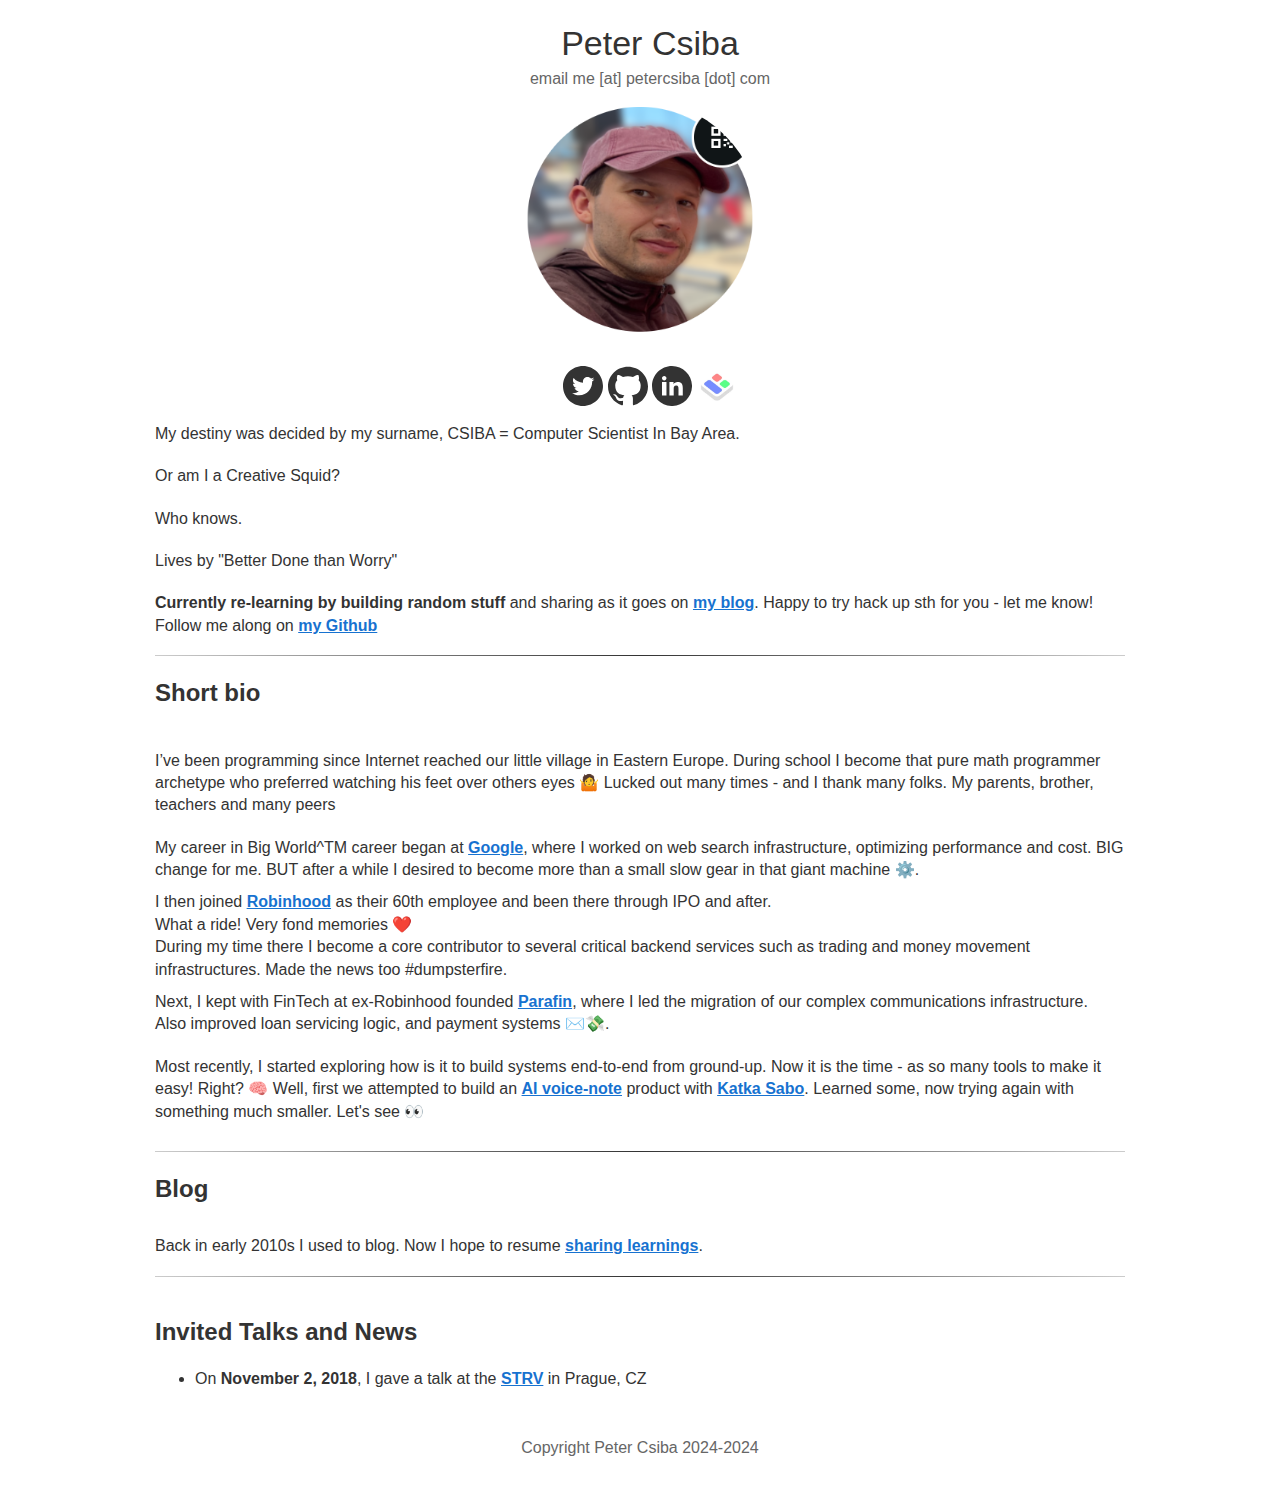
<file: index.html>
<!-- Most of this shamelessly copied from https://thomwolf.io/ -->

<!-- Use latest doctype to prevent quirks mode -->
<!DOCTYPE html>
<html lang="en">
<head>
    <title>Peter Csiba</title>

    <meta http-equiv="Content-Type" content="text/html; charset=UTF-8">
    <meta http-equiv="Content-Security-Policy" content="
        default-src 'self';
        script-src 'self' 'unsafe-inline' https://www.googletagmanager.com https://www.google-analytics.com;
        style-src 'self' 'unsafe-inline';
        img-src 'self' data: https://www.googletagmanager.com https://www.google-analytics.com;
        connect-src 'self' https://www.google-analytics.com;
        frame-src 'self' https://www.googletagmanager.com;
    ">

    <!-- SEO stuff -->
    <meta name="description" content="Peter Csiba's portfolio and blog. Software engineer with a background in search, trading, and FinTech. Sharing insights, career journey, and current projects, including blogs, public speaking, and recent endeavors.">
    <meta name="keywords" content="Peter Csiba, software engineer, Google, Robinhood, FinTech, blog, portfolio, programming, backend development">
    <script type="application/ld+json">
    {
      "@context": "https://schema.org",
      "@type": "Person",
      "name": "Peter Csiba",
      "jobTitle": "Software Engineer",
      "url": "https://www.petercsiba.com",
      "sameAs": [
        "https://github.com/petercsiba",
        "https://blog.petercsiba.com"
      ]
    }
    </script>

    <!-- Google tag (gtag.js) -->
    <!-- TODO: I might need consent for European customers -->
    <script defer src="https://www.googletagmanager.com/gtag/js?id=G-9Z18G2G6P0" type="text/javascript" ></script>
    <script defer type="text/javascript" >
      window.dataLayer = window.dataLayer || [];
      function gtag(){dataLayer.push(arguments);}
      gtag('js', new Date());

      gtag('config', 'G-9Z18G2G6P0');
    </script>


    <meta name="viewport" content="width=800">
    <link rel="stylesheet" type="text/css" href="style.css">

    <link rel="icon" type="image/webp" sizes="48x48" href="/images/favicon-48x48.webp">
    <link rel="icon" type="image/webp" sizes="32x32" href="/images/favicon-32x32.webp">
    <link rel="icon" type="image/webp" sizes="16x16" href="/images/favicon-16x16.webp">
    <link rel="icon" type="image/x-icon" href="/images/favicon.ico">

</head>

<body>
    <div class="container">
        <div class="top-row">
            <div class="ddesc">
                <h1>Peter Csiba</h1>
                <span class="email">email me [at] petercsiba [dot] com</span>
            </div>
        </div>
        <div class="top-row">
            <div id="dpic">
                <img src="images/peter-csiba-round-white-158x158px.png" class="ppic" alt="peter csiba profile picture">
            </div>
        </div>
        <div class="top-row">
            <div class="ddesc">
                <div id="dico">
                    <a href="https://twitter.com/peter_csiba"><img src="images/twitter.svg" class="iico" alt="twitter logo"></a>
                    <a href="https://github.com/petercsiba"><img src="images/github.svg" class="iico" alt="github logo"></a>
                    <a href="https://www.linkedin.com/in/peter-csiba/"><img src="images/linkedin.svg" class="iico" alt="linkedin logo"></a>
                    <a href="https://bento.me/peter-csiba"><img src="images/bento.webp" class="iico" alt="bento.me logo"></a>
                </div>
            </div>
        </div>
    </div>
    <div class="container">
        <div class="row">
            My destiny was decided by my surname, CSIBA = Computer Scientist In Bay Area.
        </div>
        <div class="row">
            Or am I a Creative Squid?
        </div>
        <div class="row">
            Who knows.
        </div>
        <div class="row">
            Lives by "Better Done than Worry"
        </div>
        <div class="row">
            <b>Currently re-learning by building random stuff</b> and sharing as it goes on <a href="https://blog.petercsiba.com/">my blog</a>.
            Happy to try hack up sth for you - let me know! Follow me along on <a href="https://github.com/petercsiba">my Github</a>
        </div>
        <hr>
    </div>

    <div class="container">
        <h2>Short bio</h2>
        <div class="row">
            <div class="row">
                I’ve been programming since Internet reached our little village in Eastern Europe.
                During school I become that pure math programmer archetype who preferred watching his feet over others eyes 🤷
                Lucked out many times - and I thank many folks. My parents, brother, teachers and many peers<br />
            </div>
            <div class="row">
                My career in Big World^TM career began at <a href="https://www.google.com/">Google</a>, where I worked on web search infrastructure, optimizing performance and cost.
                BIG change for me. BUT after a while I desired to become more than a small slow gear in that giant machine ⚙️.
            </div>
            <div>
                I then joined <a href="https://robinhood.com/">Robinhood</a> as their 60th employee and been there through IPO and after. <br />
                What a ride! Very fond memories ❤️<br />
                During my time there I become a core contributor to several critical backend services such as trading and money movement infrastructures. Made the news too #dumpsterfire.
            </div>
            <div class="row">
                Next, I kept with FinTech at ex-Robinhood founded <a href="https://www.parafin.com/">Parafin</a>, where I led the migration of our complex communications infrastructure. <br />
                Also improved loan servicing logic, and payment systems ✉️💸.
            </div>
            <div class="row">
                Most recently, I started exploring how is it to build systems end-to-end from ground-up. Now it is the time - as so many tools to make it easy! Right? 🧠
                Well, first we attempted to build an <a href="https://www.linkedin.com/company/voxana-ai/">AI voice-note</a> product with <a href="https://katkasabo.com/">Katka Sabo</a>.
                Learned some, now trying again with something much smaller. Let's see 👀
            </div>
        </div>
        <hr>
    </div>

    <div class="container">
        <h2>Blog</h2>
        <div class="row">
            Back in early 2010s I used to blog. Now I hope to resume <a href="https://blog.petercsiba.com/">sharing learnings</a>.
        </div>
        <hr>
    </div>

    <div class="container">
        <div class="row">
            <h2>Invited Talks and News</h2>
            <ul>
                <li>On <strong>November 2, 2018</strong>, I gave a talk at the <a href="https://www.strv.com/blog/silicon-valley-insights-with-peter-csiba-from-robinhood/"> STRV</a> in Prague, CZ</li>
            </ul>
        </div>
    </div>

    <div class="container">
        <div id="bottom" class="row">
            Copyright Peter Csiba 2024-2024
        </div>
    </div>


</body></html>
</file>
<file: style.css>
body {
    margin: 0;
    padding: 0;
    background-color: white;
    font-family: sans-serif;
    font-size: 16px;
    line-height: 1.4;
    color: #333;
}


/* Layout */

.container {
    margin-left: auto;
    margin-right: auto;
    padding-left: 15px;
    padding-right: 15px;
}

h1 {
    font-size: 34px;
    font-weight: normal;
    padding: 0;
    margin: 0;
}

h2 {
    font-family: sans-serif;
    font-size: 24px;
}

@media (min-width: 992px) {
    .container {
        width: 970px;
    }
}

.top-row {
    display: grid;
    /* grid-template-columns: repeat(12, 1fr); */
}

.row {
    padding-top: 10px;
    padding-bottom: 10px;
}

a {
    color: #1772d0;
    font-weight: bold;
    text-decoration: underline; /* Or any other distinguishing style */
}

a:focus,
a:hover {
    color: #f09228;
    text-decoration: none;
}

hr {
    border: 0;
    height: 1px;
    background: #333;
    background-image: linear-gradient(to right, #ccc, #333, #ccc);
}

strong {
    font-family: sans-serif;
    font-size: 16px;
}

papertitle {
    font-family: sans-serif;
    font-size: 16px;
    font-weight: 700
}

venue {
    font-family: sans-serif;
    font-style: italic
}

name {
    font-family: sans-serif;
    font-size: 40px;
}

.email {
    font-family: sans-serif;
    font-size: 16px;
    color: #666;
}

.one {
    width: 160px;
    height: 160px;
    position: relative;
}

.two {
    width: 160px;
    height: 160px;
    position: absolute;
    transition: opacity .2s ease-in-out;
    -moz-transition: opacity .2s ease-in-out;
    -webkit-transition: opacity .2s ease-in-out;
}

.fade {
    transition: opacity .2s ease-in-out;
    -moz-transition: opacity .2s ease-in-out;
    -webkit-transition: opacity .2s ease-in-out;
}

span.highlight {
    background-color: #ffffd0;
}

.iico {
    width: 40px;
    height: 40px;
}

#demail {
    margin-top: 10px;
    color: #555;
    opacity: 0;
    transition: opacity 0.7s;
}

#dhead {
    margin-top: 20px;
}

#dpic {
    grid-column: span 6;
    text-align: center;
    padding-top: 10px;
}

#dpic img {
    width: 240px;
    height: 240px;
    border-radius: 120px;
}

@media (max-width: 991px) {
    #dpic {
        grid-column: span 12;
        text-align: center;
    }
    .ddesc {
        grid-column: span 12;
        padding-top: 20px;
        text-align: center;
    }
}

.ddesc {
    padding-top: 20px;
    padding-left: 20px;
    text-align: center;
}

#bottom {
    padding-top: 20px;
    padding-bottom: 50px;
    text-align: center;
    color: #666;
}
</file>
